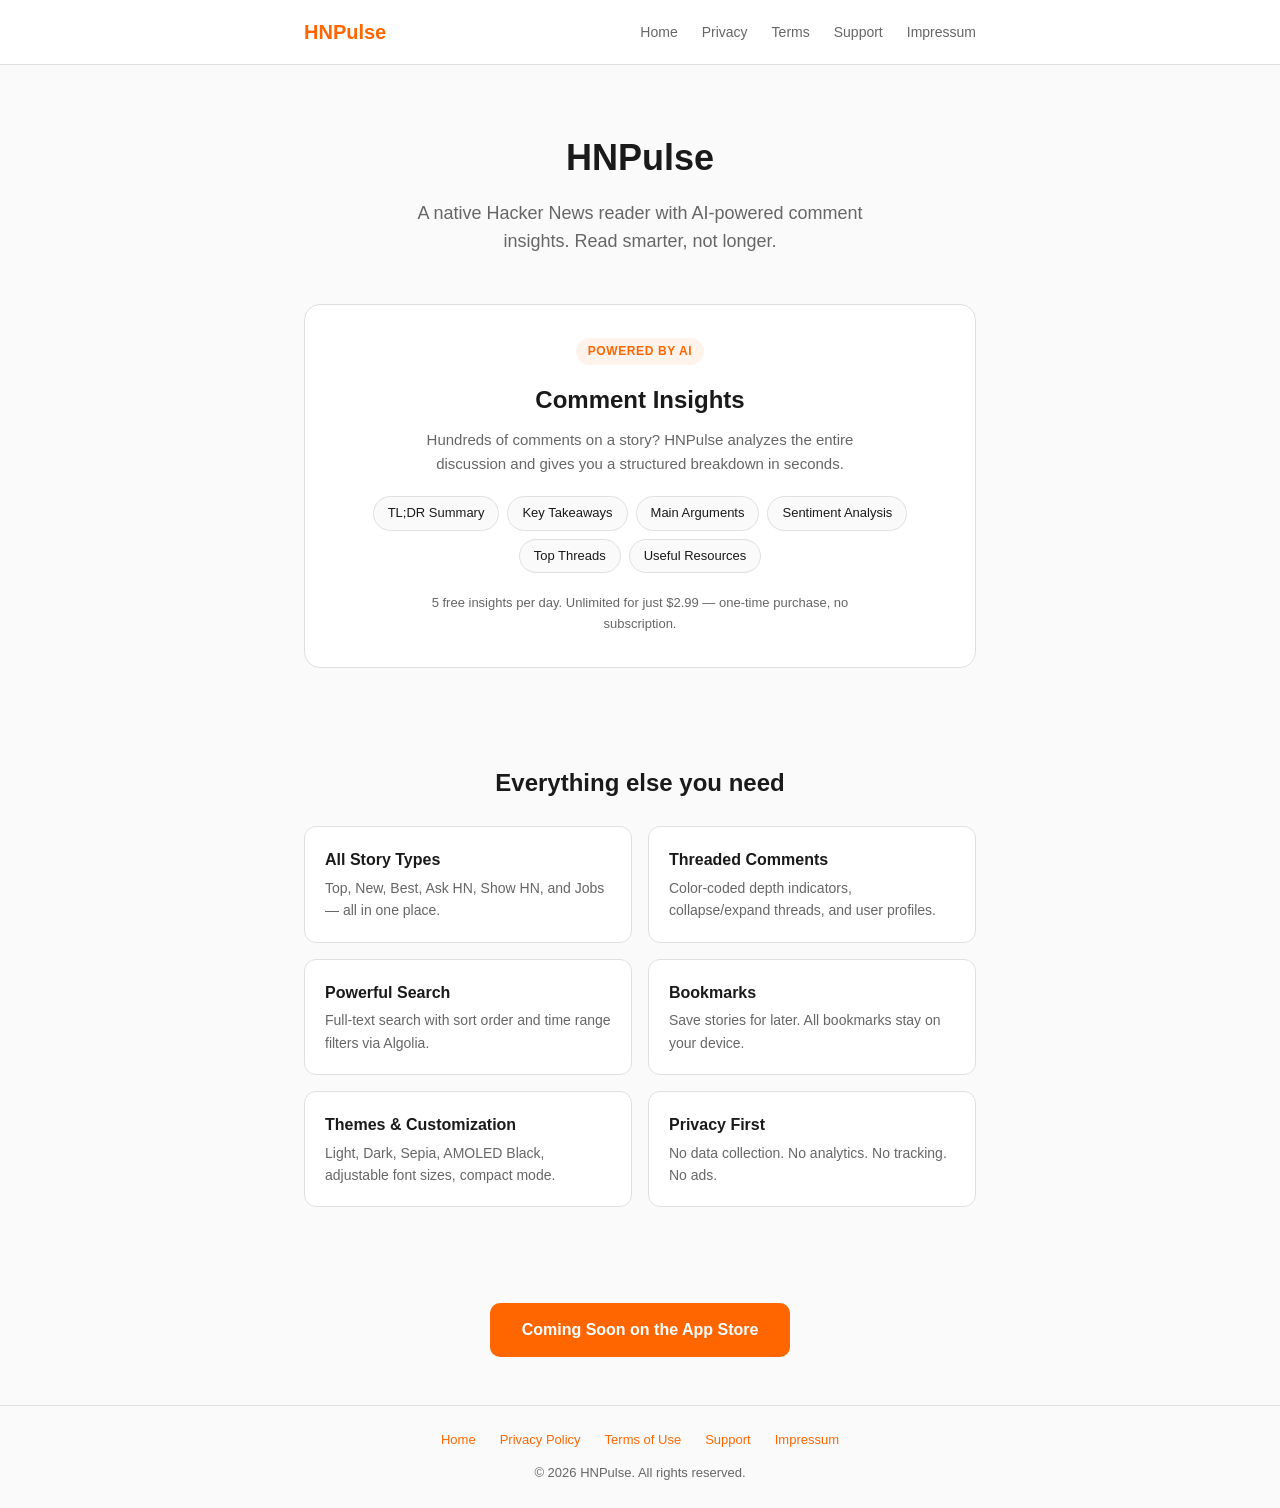
<file: index.html>
<!DOCTYPE html>
<html lang="en">
<head>
  <meta charset="UTF-8">
  <meta name="viewport" content="width=device-width, initial-scale=1.0">
  <title>HNPulse — A Beautiful Hacker News Reader for iOS</title>
  <link rel="stylesheet" href="style.css">
</head>
<body>
  <nav>
    <div class="container">
      <a href="index.html" class="logo">HNPulse</a>
      <div class="nav-links">
        <a href="index.html">Home</a>
        <a href="privacy.html">Privacy</a>
        <a href="terms.html">Terms</a>
        <a href="support.html">Support</a>
        <a href="impressum.html">Impressum</a>
      </div>
    </div>
  </nav>

  <div class="container">
    <section class="hero">
      <h1>HNPulse</h1>
      <p class="tagline">A native Hacker News reader with AI-powered comment insights. Read smarter, not longer.</p>
    </section>

    <section class="hero-feature">
      <div class="hero-feature-label">Powered by AI</div>
      <h2>Comment Insights</h2>
      <p>Hundreds of comments on a story? HNPulse analyzes the entire discussion and gives you a structured breakdown in seconds.</p>
      <div class="insight-pills">
        <span class="pill">TL;DR Summary</span>
        <span class="pill">Key Takeaways</span>
        <span class="pill">Main Arguments</span>
        <span class="pill">Sentiment Analysis</span>
        <span class="pill">Top Threads</span>
        <span class="pill">Useful Resources</span>
      </div>
      <p class="hero-feature-note">5 free insights per day. Unlimited for just $2.99 — one-time purchase, no subscription.</p>
    </section>

    <section class="features">
      <h2>Everything else you need</h2>
      <div class="feature-grid">
        <div class="feature-card">
          <h3>All Story Types</h3>
          <p>Top, New, Best, Ask HN, Show HN, and Jobs &mdash; all in one place.</p>
        </div>
        <div class="feature-card">
          <h3>Threaded Comments</h3>
          <p>Color-coded depth indicators, collapse/expand threads, and user profiles.</p>
        </div>
        <div class="feature-card">
          <h3>Powerful Search</h3>
          <p>Full-text search with sort order and time range filters via Algolia.</p>
        </div>
        <div class="feature-card">
          <h3>Bookmarks</h3>
          <p>Save stories for later. All bookmarks stay on your device.</p>
        </div>
        <div class="feature-card">
          <h3>Themes &amp; Customization</h3>
          <p>Light, Dark, Sepia, AMOLED Black, adjustable font sizes, compact mode.</p>
        </div>
        <div class="feature-card">
          <h3>Privacy First</h3>
          <p>No data collection. No analytics. No tracking. No ads.</p>
        </div>
      </div>
    </section>

    <section class="cta">
      <a href="#" class="btn">Coming Soon on the App Store</a>
    </section>
  </div>

  <footer>
    <div class="container">
      <div class="footer-links">
        <a href="index.html">Home</a>
        <a href="privacy.html">Privacy Policy</a>
        <a href="terms.html">Terms of Use</a>
        <a href="support.html">Support</a>
        <a href="impressum.html">Impressum</a>
      </div>
      <p>&copy; 2026 HNPulse. All rights reserved.</p>
    </div>
  </footer>
</body>
</html>
</file>
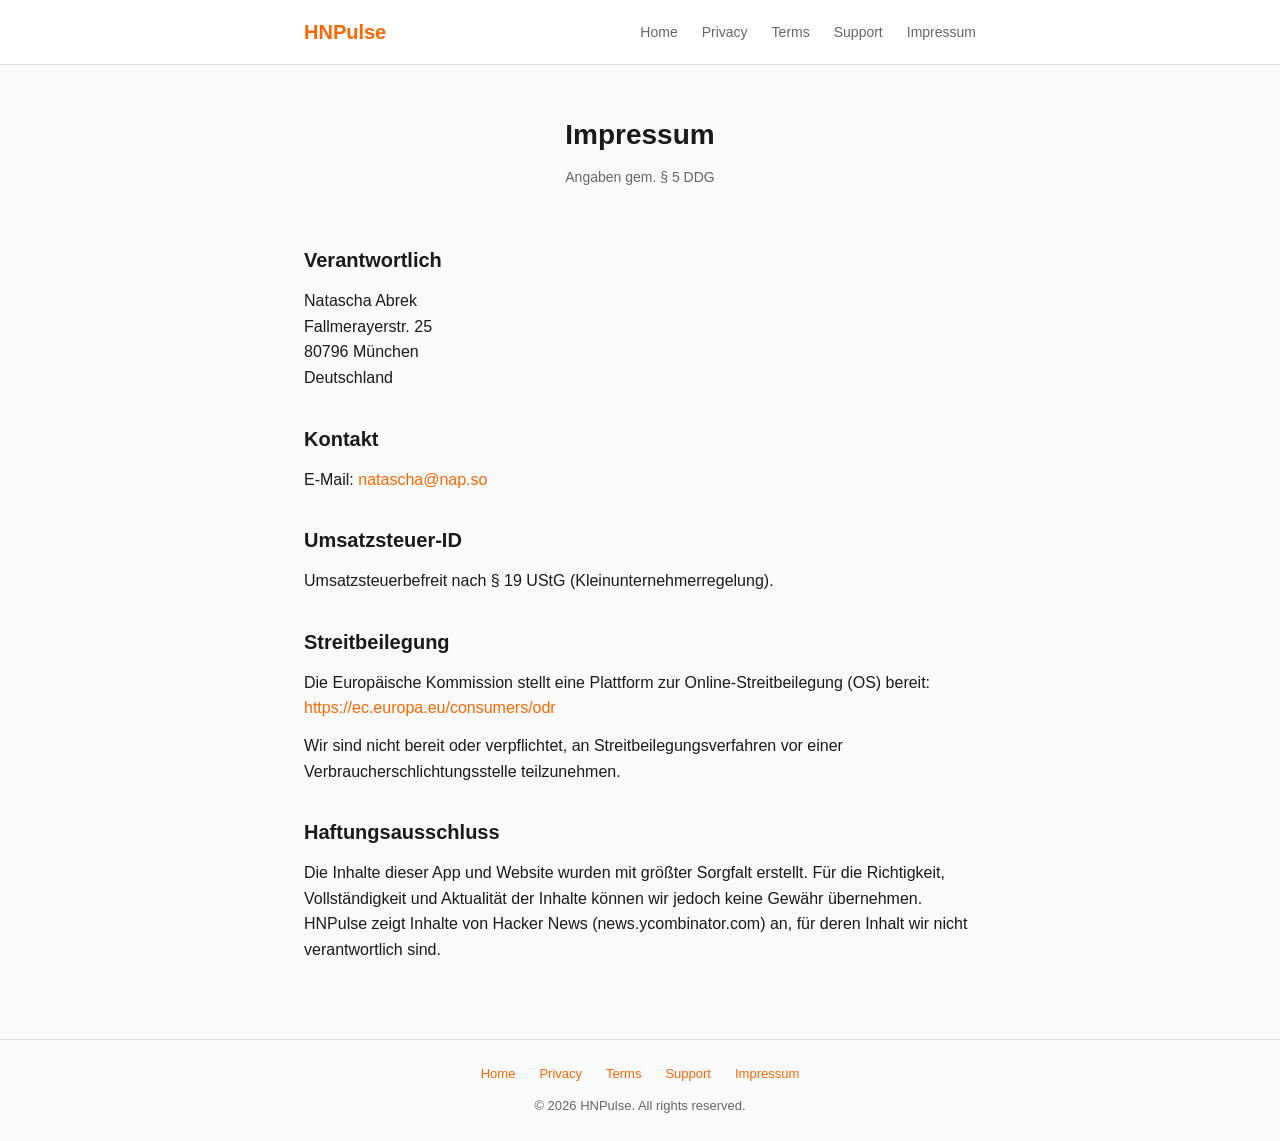
<file: impressum.html>
<!DOCTYPE html>
<html lang="de">
<head>
  <meta charset="UTF-8">
  <meta name="viewport" content="width=device-width, initial-scale=1.0">
  <title>Impressum — HNPulse</title>
  <link rel="stylesheet" href="style.css">
</head>
<body>
  <nav>
    <div class="container">
      <a href="index.html" class="logo">HNPulse</a>
      <div class="nav-links">
        <a href="index.html">Home</a>
        <a href="privacy.html">Privacy</a>
        <a href="terms.html">Terms</a>
        <a href="support.html">Support</a>
        <a href="impressum.html">Impressum</a>
      </div>
    </div>
  </nav>

  <div class="container">
    <div class="page-header">
      <h1>Impressum</h1>
      <p class="updated">Angaben gem. &sect; 5 DDG</p>
    </div>

    <div class="content">
      <h2>Verantwortlich</h2>
      <p>
        Natascha Abrek<br>
        Fallmerayerstr. 25<br>
        80796 M&uuml;nchen<br>
        Deutschland
      </p>

      <h2>Kontakt</h2>
      <p>
        E-Mail: <a href="mailto:natascha@nap.so">natascha@nap.so</a>
      </p>

      <h2>Umsatzsteuer-ID</h2>
      <p>
        <!-- TODO: Add USt-IdNr if applicable, or remove this section if Kleinunternehmer §19 UStG -->
        Umsatzsteuerbefreit nach &sect; 19 UStG (Kleinunternehmerregelung).
      </p>

      <h2>Streitbeilegung</h2>
      <p>Die Europ&auml;ische Kommission stellt eine Plattform zur Online-Streitbeilegung (OS) bereit: <a href="https://ec.europa.eu/consumers/odr" target="_blank" rel="noopener">https://ec.europa.eu/consumers/odr</a></p>
      <p>Wir sind nicht bereit oder verpflichtet, an Streitbeilegungsverfahren vor einer Verbraucherschlichtungsstelle teilzunehmen.</p>

      <h2>Haftungsausschluss</h2>
      <p>Die Inhalte dieser App und Website wurden mit gr&ouml;&szlig;ter Sorgfalt erstellt. F&uuml;r die Richtigkeit, Vollst&auml;ndigkeit und Aktualit&auml;t der Inhalte k&ouml;nnen wir jedoch keine Gew&auml;hr &uuml;bernehmen. HNPulse zeigt Inhalte von Hacker News (news.ycombinator.com) an, f&uuml;r deren Inhalt wir nicht verantwortlich sind.</p>
    </div>
  </div>

  <footer>
    <div class="container">
      <div class="footer-links">
        <a href="index.html">Home</a>
        <a href="privacy.html">Privacy</a>
        <a href="terms.html">Terms</a>
        <a href="support.html">Support</a>
        <a href="impressum.html">Impressum</a>
      </div>
      <p>&copy; 2026 HNPulse. All rights reserved.</p>
    </div>
  </footer>
</body>
</html>
</file>
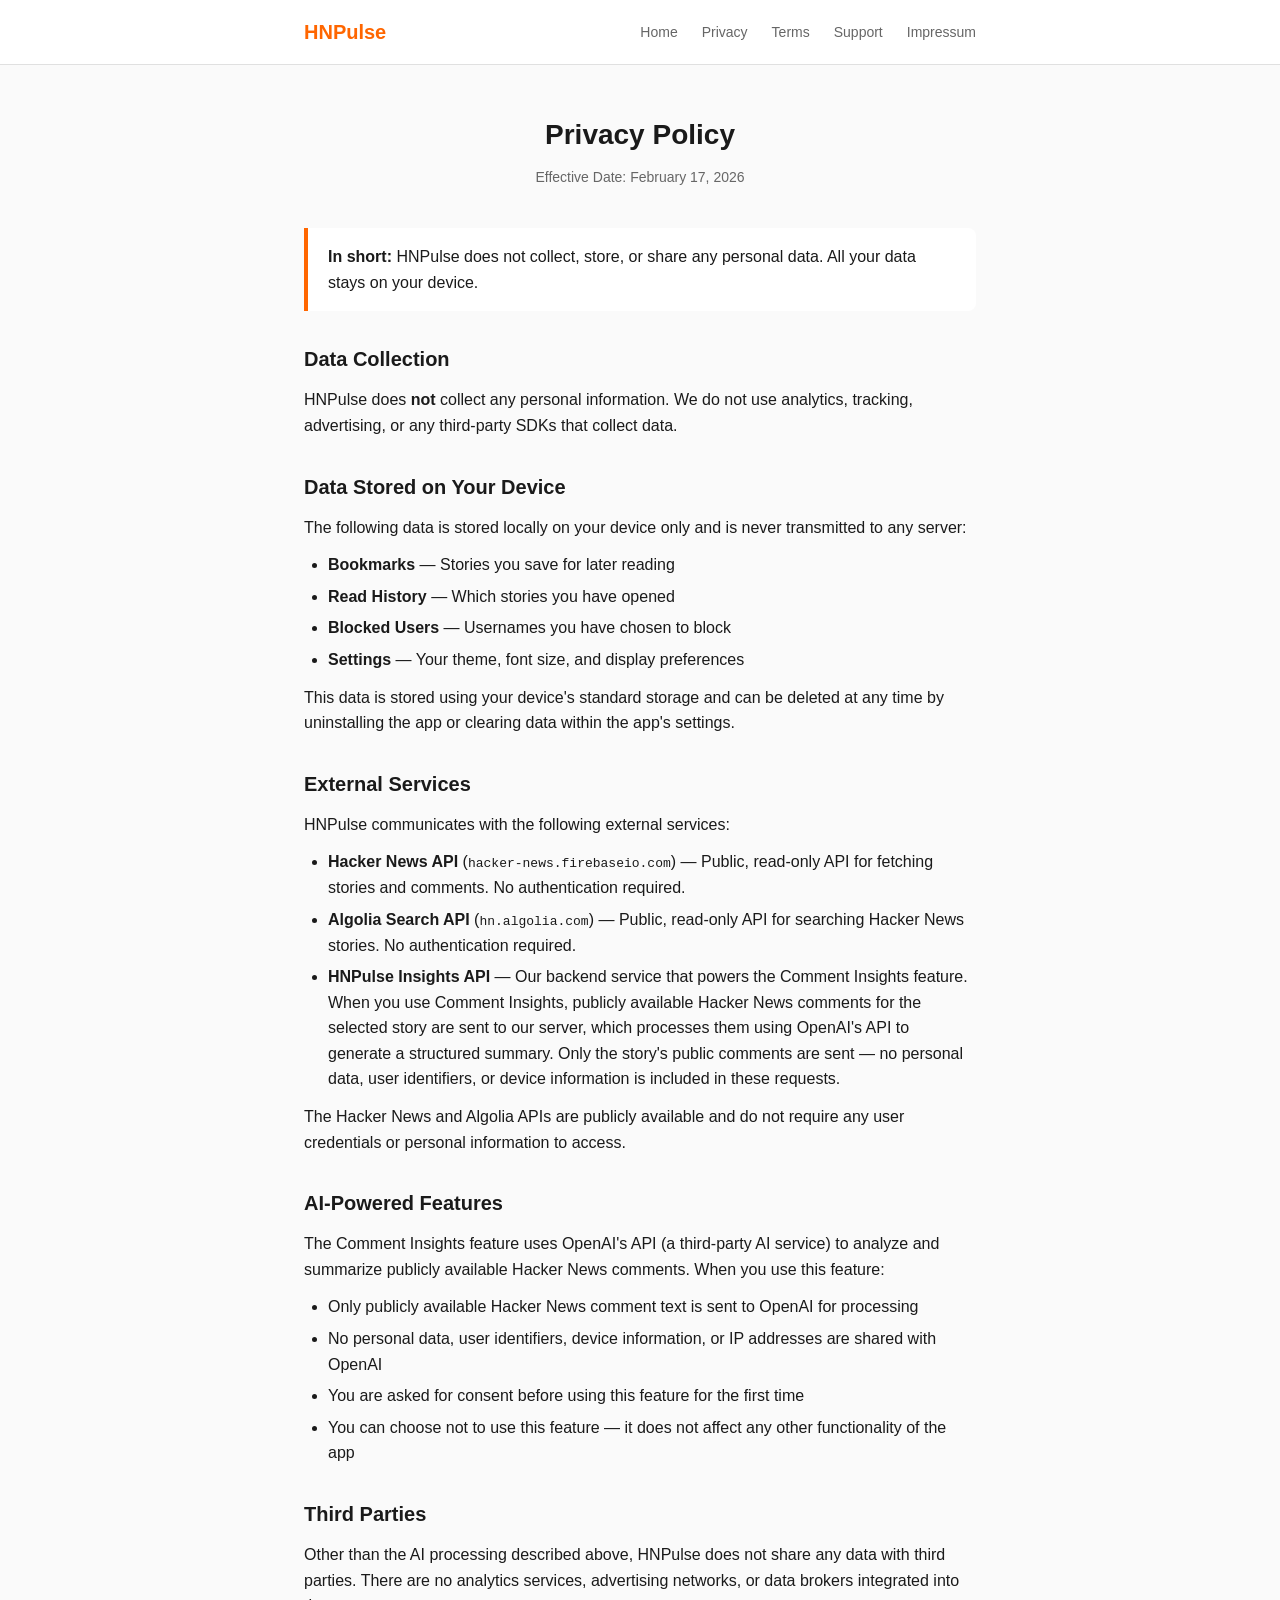
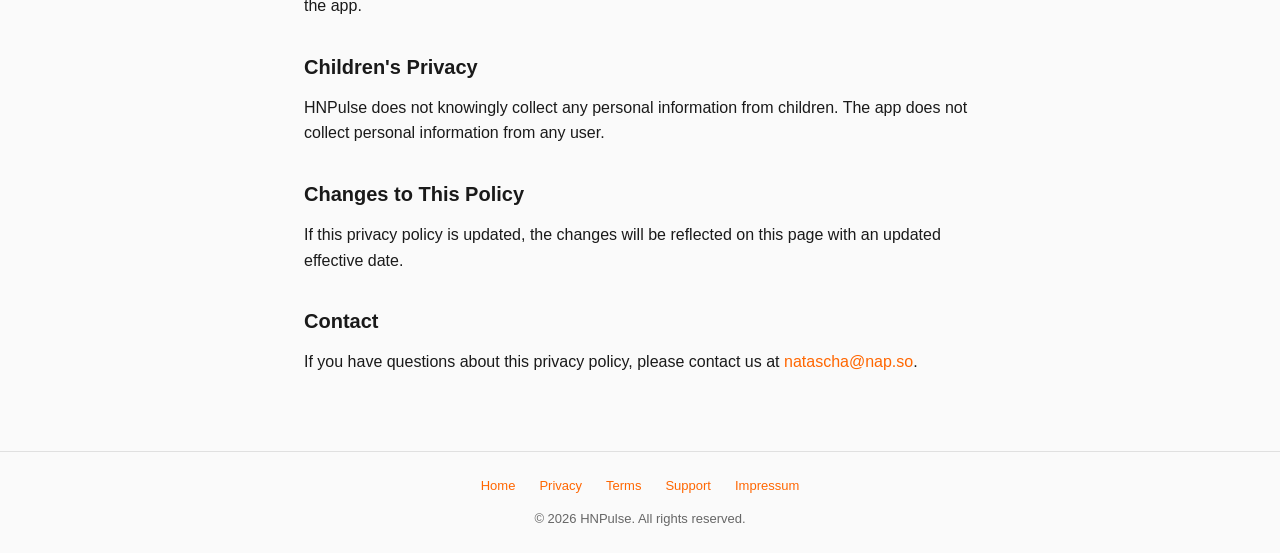
<file: privacy.html>
<!DOCTYPE html>
<html lang="en">
<head>
  <meta charset="UTF-8">
  <meta name="viewport" content="width=device-width, initial-scale=1.0">
  <title>Privacy Policy — HNPulse</title>
  <link rel="stylesheet" href="style.css">
</head>
<body>
  <nav>
    <div class="container">
      <a href="index.html" class="logo">HNPulse</a>
      <div class="nav-links">
        <a href="index.html">Home</a>
        <a href="privacy.html">Privacy</a>
        <a href="terms.html">Terms</a>
        <a href="support.html">Support</a>
        <a href="impressum.html">Impressum</a>
      </div>
    </div>
  </nav>

  <div class="container">
    <div class="page-header">
      <h1>Privacy Policy</h1>
      <p class="updated">Effective Date: February 17, 2026</p>
    </div>

    <div class="content">
      <div class="highlight">
        <strong>In short:</strong> HNPulse does not collect, store, or share any personal data. All your data stays on your device.
      </div>

      <h2>Data Collection</h2>
      <p>HNPulse does <strong>not</strong> collect any personal information. We do not use analytics, tracking, advertising, or any third-party SDKs that collect data.</p>

      <h2>Data Stored on Your Device</h2>
      <p>The following data is stored locally on your device only and is never transmitted to any server:</p>
      <ul>
        <li><strong>Bookmarks</strong> — Stories you save for later reading</li>
        <li><strong>Read History</strong> — Which stories you have opened</li>
        <li><strong>Blocked Users</strong> — Usernames you have chosen to block</li>
        <li><strong>Settings</strong> — Your theme, font size, and display preferences</li>
      </ul>
      <p>This data is stored using your device's standard storage and can be deleted at any time by uninstalling the app or clearing data within the app's settings.</p>

      <h2>External Services</h2>
      <p>HNPulse communicates with the following external services:</p>
      <ul>
        <li><strong>Hacker News API</strong> (<code>hacker-news.firebaseio.com</code>) — Public, read-only API for fetching stories and comments. No authentication required.</li>
        <li><strong>Algolia Search API</strong> (<code>hn.algolia.com</code>) — Public, read-only API for searching Hacker News stories. No authentication required.</li>
        <li><strong>HNPulse Insights API</strong> — Our backend service that powers the Comment Insights feature. When you use Comment Insights, publicly available Hacker News comments for the selected story are sent to our server, which processes them using OpenAI's API to generate a structured summary. Only the story's public comments are sent — no personal data, user identifiers, or device information is included in these requests.</li>
      </ul>
      <p>The Hacker News and Algolia APIs are publicly available and do not require any user credentials or personal information to access.</p>

      <h2>AI-Powered Features</h2>
      <p>The Comment Insights feature uses OpenAI's API (a third-party AI service) to analyze and summarize publicly available Hacker News comments. When you use this feature:</p>
      <ul>
        <li>Only publicly available Hacker News comment text is sent to OpenAI for processing</li>
        <li>No personal data, user identifiers, device information, or IP addresses are shared with OpenAI</li>
        <li>You are asked for consent before using this feature for the first time</li>
        <li>You can choose not to use this feature — it does not affect any other functionality of the app</li>
      </ul>

      <h2>Third Parties</h2>
      <p>Other than the AI processing described above, HNPulse does not share any data with third parties. There are no analytics services, advertising networks, or data brokers integrated into the app.</p>

      <h2>Children's Privacy</h2>
      <p>HNPulse does not knowingly collect any personal information from children. The app does not collect personal information from any user.</p>

      <h2>Changes to This Policy</h2>
      <p>If this privacy policy is updated, the changes will be reflected on this page with an updated effective date.</p>

      <h2>Contact</h2>
      <p>If you have questions about this privacy policy, please contact us at <a href="mailto:natascha@nap.so">natascha@nap.so</a>.</p>
    </div>
  </div>

  <footer>
    <div class="container">
      <div class="footer-links">
        <a href="index.html">Home</a>
        <a href="privacy.html">Privacy</a>
        <a href="terms.html">Terms</a>
        <a href="support.html">Support</a>
        <a href="impressum.html">Impressum</a>
      </div>
      <p>&copy; 2026 HNPulse. All rights reserved.</p>
    </div>
  </footer>
</body>
</html>
</file>
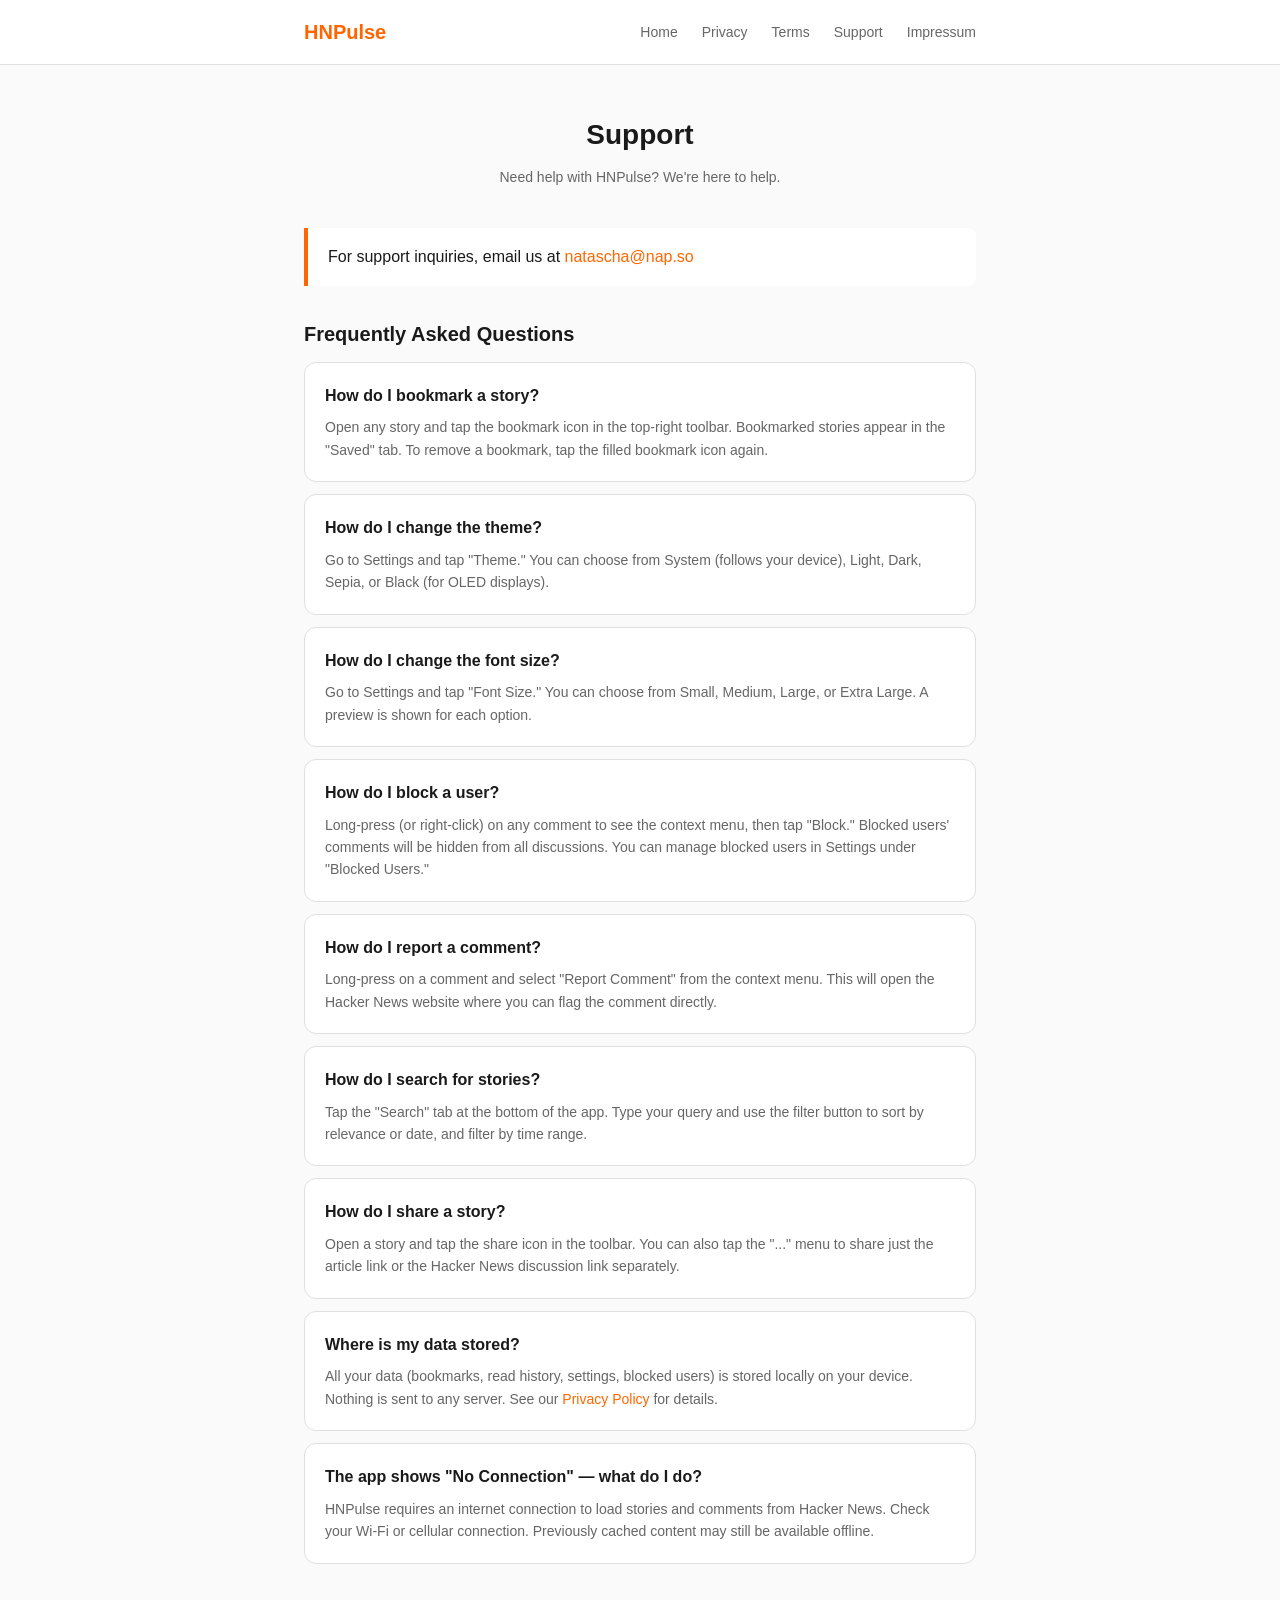
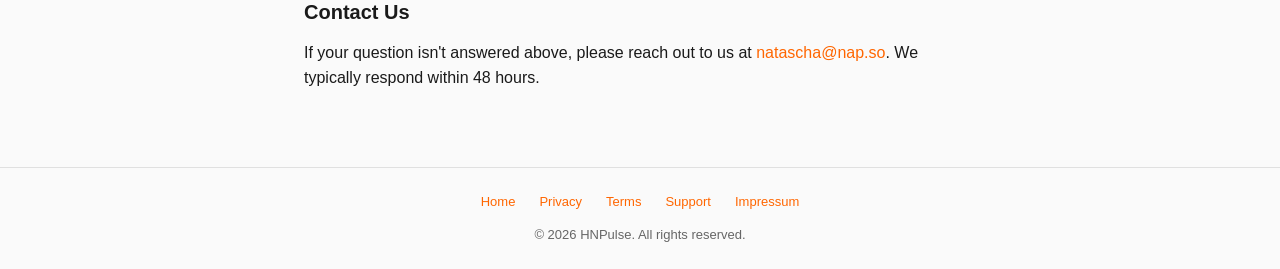
<file: support.html>
<!DOCTYPE html>
<html lang="en">
<head>
  <meta charset="UTF-8">
  <meta name="viewport" content="width=device-width, initial-scale=1.0">
  <title>Support — HNPulse</title>
  <link rel="stylesheet" href="style.css">
</head>
<body>
  <nav>
    <div class="container">
      <a href="index.html" class="logo">HNPulse</a>
      <div class="nav-links">
        <a href="index.html">Home</a>
        <a href="privacy.html">Privacy</a>
        <a href="terms.html">Terms</a>
        <a href="support.html">Support</a>
        <a href="impressum.html">Impressum</a>
      </div>
    </div>
  </nav>

  <div class="container">
    <div class="page-header">
      <h1>Support</h1>
      <p class="updated">Need help with HNPulse? We're here to help.</p>
    </div>

    <div class="content">
      <div class="highlight">
        For support inquiries, email us at <a href="mailto:natascha@nap.so">natascha@nap.so</a>
      </div>

      <h2>Frequently Asked Questions</h2>

      <div class="faq-item">
        <h3>How do I bookmark a story?</h3>
        <p>Open any story and tap the bookmark icon in the top-right toolbar. Bookmarked stories appear in the "Saved" tab. To remove a bookmark, tap the filled bookmark icon again.</p>
      </div>

      <div class="faq-item">
        <h3>How do I change the theme?</h3>
        <p>Go to Settings and tap "Theme." You can choose from System (follows your device), Light, Dark, Sepia, or Black (for OLED displays).</p>
      </div>

      <div class="faq-item">
        <h3>How do I change the font size?</h3>
        <p>Go to Settings and tap "Font Size." You can choose from Small, Medium, Large, or Extra Large. A preview is shown for each option.</p>
      </div>

      <div class="faq-item">
        <h3>How do I block a user?</h3>
        <p>Long-press (or right-click) on any comment to see the context menu, then tap "Block." Blocked users' comments will be hidden from all discussions. You can manage blocked users in Settings under "Blocked Users."</p>
      </div>

      <div class="faq-item">
        <h3>How do I report a comment?</h3>
        <p>Long-press on a comment and select "Report Comment" from the context menu. This will open the Hacker News website where you can flag the comment directly.</p>
      </div>

      <div class="faq-item">
        <h3>How do I search for stories?</h3>
        <p>Tap the "Search" tab at the bottom of the app. Type your query and use the filter button to sort by relevance or date, and filter by time range.</p>
      </div>

      <div class="faq-item">
        <h3>How do I share a story?</h3>
        <p>Open a story and tap the share icon in the toolbar. You can also tap the "..." menu to share just the article link or the Hacker News discussion link separately.</p>
      </div>

      <div class="faq-item">
        <h3>Where is my data stored?</h3>
        <p>All your data (bookmarks, read history, settings, blocked users) is stored locally on your device. Nothing is sent to any server. See our <a href="privacy.html">Privacy Policy</a> for details.</p>
      </div>

      <div class="faq-item">
        <h3>The app shows "No Connection" — what do I do?</h3>
        <p>HNPulse requires an internet connection to load stories and comments from Hacker News. Check your Wi-Fi or cellular connection. Previously cached content may still be available offline.</p>
      </div>

      <h2>Contact Us</h2>
      <p>If your question isn't answered above, please reach out to us at <a href="mailto:natascha@nap.so">natascha@nap.so</a>. We typically respond within 48 hours.</p>
    </div>
  </div>

  <footer>
    <div class="container">
      <div class="footer-links">
        <a href="index.html">Home</a>
        <a href="privacy.html">Privacy</a>
        <a href="terms.html">Terms</a>
        <a href="support.html">Support</a>
        <a href="impressum.html">Impressum</a>
      </div>
      <p>&copy; 2026 HNPulse. All rights reserved.</p>
    </div>
  </footer>
</body>
</html>
</file>
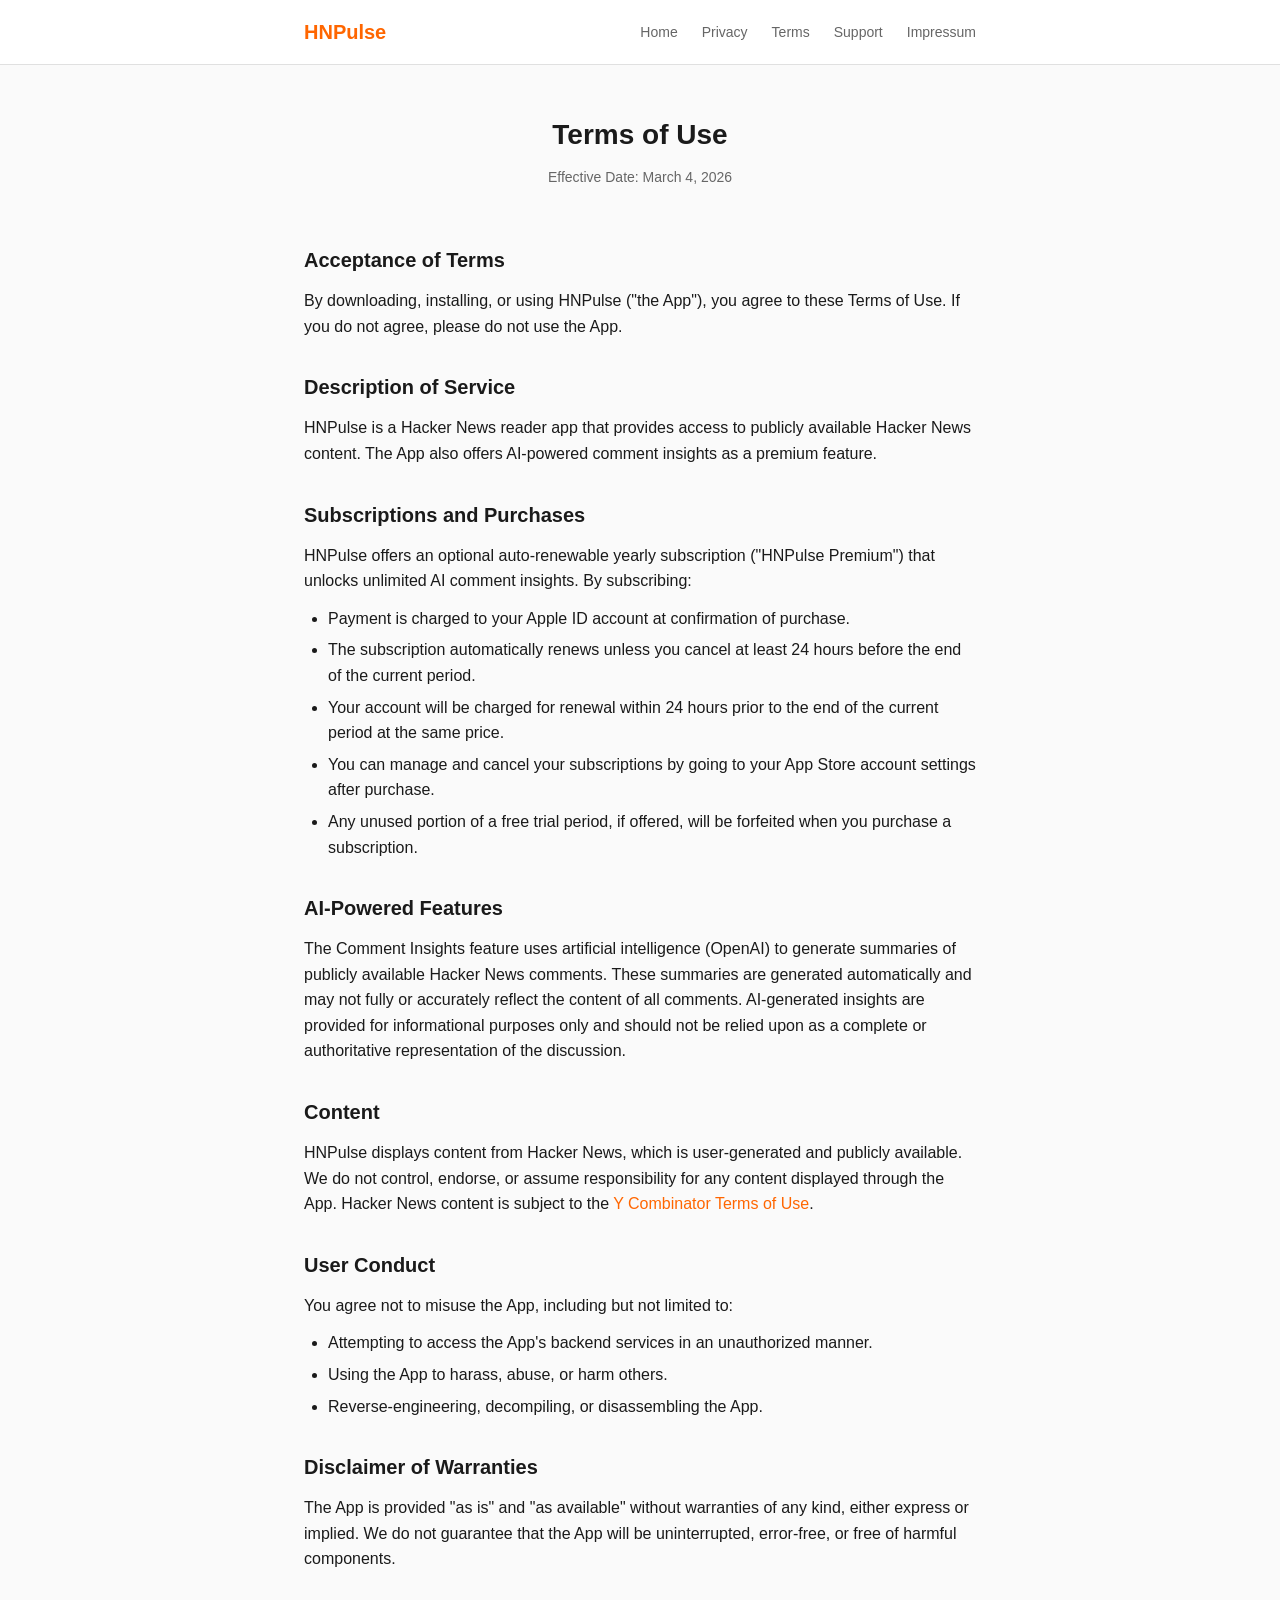
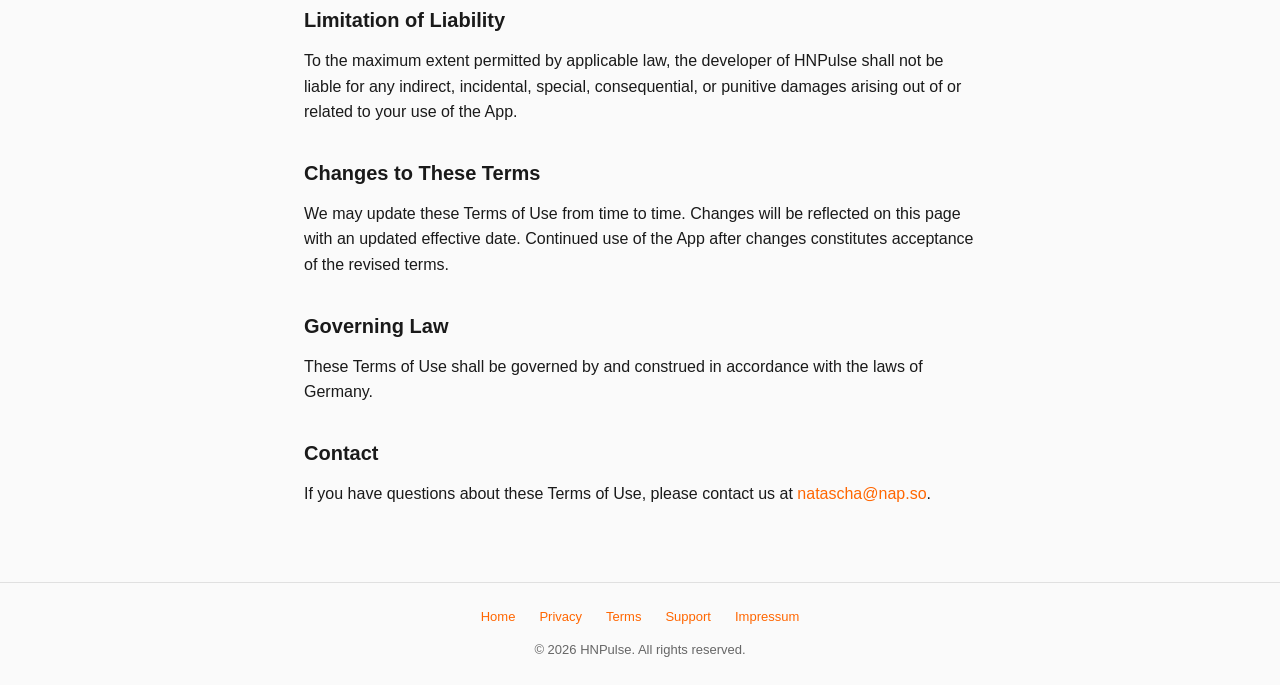
<file: terms.html>
<!DOCTYPE html>
<html lang="en">
<head>
  <meta charset="UTF-8">
  <meta name="viewport" content="width=device-width, initial-scale=1.0">
  <title>Terms of Use — HNPulse</title>
  <link rel="stylesheet" href="style.css">
</head>
<body>
  <nav>
    <div class="container">
      <a href="index.html" class="logo">HNPulse</a>
      <div class="nav-links">
        <a href="index.html">Home</a>
        <a href="privacy.html">Privacy</a>
        <a href="terms.html">Terms</a>
        <a href="support.html">Support</a>
        <a href="impressum.html">Impressum</a>
      </div>
    </div>
  </nav>

  <div class="container">
    <div class="page-header">
      <h1>Terms of Use</h1>
      <p class="updated">Effective Date: March 4, 2026</p>
    </div>

    <div class="content">
      <h2>Acceptance of Terms</h2>
      <p>By downloading, installing, or using HNPulse ("the App"), you agree to these Terms of Use. If you do not agree, please do not use the App.</p>

      <h2>Description of Service</h2>
      <p>HNPulse is a Hacker News reader app that provides access to publicly available Hacker News content. The App also offers AI-powered comment insights as a premium feature.</p>

      <h2>Subscriptions and Purchases</h2>
      <p>HNPulse offers an optional auto-renewable yearly subscription ("HNPulse Premium") that unlocks unlimited AI comment insights. By subscribing:</p>
      <ul>
        <li>Payment is charged to your Apple ID account at confirmation of purchase.</li>
        <li>The subscription automatically renews unless you cancel at least 24 hours before the end of the current period.</li>
        <li>Your account will be charged for renewal within 24 hours prior to the end of the current period at the same price.</li>
        <li>You can manage and cancel your subscriptions by going to your App Store account settings after purchase.</li>
        <li>Any unused portion of a free trial period, if offered, will be forfeited when you purchase a subscription.</li>
      </ul>

      <h2>AI-Powered Features</h2>
      <p>The Comment Insights feature uses artificial intelligence (OpenAI) to generate summaries of publicly available Hacker News comments. These summaries are generated automatically and may not fully or accurately reflect the content of all comments. AI-generated insights are provided for informational purposes only and should not be relied upon as a complete or authoritative representation of the discussion.</p>

      <h2>Content</h2>
      <p>HNPulse displays content from Hacker News, which is user-generated and publicly available. We do not control, endorse, or assume responsibility for any content displayed through the App. Hacker News content is subject to the <a href="https://www.ycombinator.com/legal/">Y Combinator Terms of Use</a>.</p>

      <h2>User Conduct</h2>
      <p>You agree not to misuse the App, including but not limited to:</p>
      <ul>
        <li>Attempting to access the App's backend services in an unauthorized manner.</li>
        <li>Using the App to harass, abuse, or harm others.</li>
        <li>Reverse-engineering, decompiling, or disassembling the App.</li>
      </ul>

      <h2>Disclaimer of Warranties</h2>
      <p>The App is provided "as is" and "as available" without warranties of any kind, either express or implied. We do not guarantee that the App will be uninterrupted, error-free, or free of harmful components.</p>

      <h2>Limitation of Liability</h2>
      <p>To the maximum extent permitted by applicable law, the developer of HNPulse shall not be liable for any indirect, incidental, special, consequential, or punitive damages arising out of or related to your use of the App.</p>

      <h2>Changes to These Terms</h2>
      <p>We may update these Terms of Use from time to time. Changes will be reflected on this page with an updated effective date. Continued use of the App after changes constitutes acceptance of the revised terms.</p>

      <h2>Governing Law</h2>
      <p>These Terms of Use shall be governed by and construed in accordance with the laws of Germany.</p>

      <h2>Contact</h2>
      <p>If you have questions about these Terms of Use, please contact us at <a href="mailto:natascha@nap.so">natascha@nap.so</a>.</p>
    </div>
  </div>

  <footer>
    <div class="container">
      <div class="footer-links">
        <a href="index.html">Home</a>
        <a href="privacy.html">Privacy</a>
        <a href="terms.html">Terms</a>
        <a href="support.html">Support</a>
        <a href="impressum.html">Impressum</a>
      </div>
      <p>&copy; 2026 HNPulse. All rights reserved.</p>
    </div>
  </footer>
</body>
</html>
</file>
<file: style.css>
* {
  margin: 0;
  padding: 0;
  box-sizing: border-box;
}

:root {
  --orange: #FF6600;
  --orange-dark: #E55C00;
  --bg: #FAFAFA;
  --card-bg: #FFFFFF;
  --text: #1A1A1A;
  --text-secondary: #666666;
  --border: #E0E0E0;
}

body {
  font-family: -apple-system, BlinkMacSystemFont, "Segoe UI", Roboto, Helvetica, Arial, sans-serif;
  color: var(--text);
  background: var(--bg);
  line-height: 1.6;
  -webkit-text-size-adjust: 100%;
}

a {
  color: var(--orange);
  text-decoration: none;
}

a:hover {
  text-decoration: underline;
}

.container {
  max-width: 720px;
  margin: 0 auto;
  padding: 0 24px;
}

/* Navigation */
nav {
  background: var(--card-bg);
  border-bottom: 1px solid var(--border);
  padding: 16px 0;
  position: sticky;
  top: 0;
  z-index: 10;
}

nav .container {
  display: flex;
  align-items: center;
  justify-content: space-between;
}

nav .logo {
  font-size: 20px;
  font-weight: 700;
  color: var(--orange);
  text-decoration: none;
}

nav .nav-links {
  display: flex;
  gap: 24px;
}

nav .nav-links a {
  color: var(--text-secondary);
  font-size: 14px;
  font-weight: 500;
}

nav .nav-links a:hover {
  color: var(--orange);
  text-decoration: none;
}

/* Hero */
.hero {
  text-align: center;
  padding: 64px 0 48px;
}

.hero .app-icon {
  width: 120px;
  height: 120px;
  border-radius: 24px;
  margin-bottom: 24px;
}

.hero h1 {
  font-size: 36px;
  font-weight: 700;
  margin-bottom: 12px;
}

.hero .tagline {
  font-size: 18px;
  color: var(--text-secondary);
  max-width: 480px;
  margin: 0 auto;
}

/* Hero Feature (AI Insights) */
.hero-feature {
  background: var(--card-bg);
  border: 1px solid var(--border);
  border-radius: 16px;
  padding: 32px;
  text-align: center;
  margin-bottom: 48px;
}

.hero-feature-label {
  display: inline-block;
  font-size: 12px;
  font-weight: 600;
  text-transform: uppercase;
  letter-spacing: 0.05em;
  color: var(--orange);
  background: rgba(255, 102, 0, 0.08);
  padding: 4px 12px;
  border-radius: 100px;
  margin-bottom: 16px;
}

.hero-feature h2 {
  font-size: 24px;
  font-weight: 700;
  margin-bottom: 8px;
}

.hero-feature p {
  font-size: 15px;
  color: var(--text-secondary);
  max-width: 480px;
  margin: 0 auto 20px;
}

.insight-pills {
  display: flex;
  flex-wrap: wrap;
  justify-content: center;
  gap: 8px;
  margin-bottom: 20px;
}

.pill {
  font-size: 13px;
  font-weight: 500;
  color: var(--text);
  background: var(--bg);
  border: 1px solid var(--border);
  padding: 6px 14px;
  border-radius: 100px;
}

.hero-feature-note {
  font-size: 13px !important;
  color: var(--text-secondary);
  margin-bottom: 0 !important;
}

/* Features */
.features {
  padding: 48px 0;
}

.features h2 {
  font-size: 24px;
  font-weight: 700;
  margin-bottom: 24px;
  text-align: center;
}

.feature-grid {
  display: grid;
  grid-template-columns: 1fr 1fr;
  gap: 16px;
}

.feature-card {
  background: var(--card-bg);
  border: 1px solid var(--border);
  border-radius: 12px;
  padding: 20px;
}

.feature-card .icon {
  font-size: 28px;
  margin-bottom: 8px;
}

.feature-card h3 {
  font-size: 16px;
  font-weight: 600;
  margin-bottom: 4px;
}

.feature-card p {
  font-size: 14px;
  color: var(--text-secondary);
}

/* Download / CTA */
.cta {
  text-align: center;
  padding: 48px 0;
}

.cta .btn {
  display: inline-block;
  background: var(--orange);
  color: #FFFFFF;
  font-size: 16px;
  font-weight: 600;
  padding: 14px 32px;
  border-radius: 10px;
  text-decoration: none;
  transition: background 0.2s;
}

.cta .btn:hover {
  background: var(--orange-dark);
  text-decoration: none;
}

/* Page content (privacy, support) */
.page-header {
  padding: 48px 0 24px;
  text-align: center;
}

.page-header h1 {
  font-size: 28px;
  font-weight: 700;
}

.page-header .updated {
  font-size: 14px;
  color: var(--text-secondary);
  margin-top: 8px;
}

.content {
  padding: 0 0 64px;
}

.content h2 {
  font-size: 20px;
  font-weight: 600;
  margin: 32px 0 12px;
}

.content h3 {
  font-size: 17px;
  font-weight: 600;
  margin: 24px 0 8px;
}

.content p {
  margin-bottom: 12px;
}

.content ul {
  margin: 0 0 12px 24px;
}

.content li {
  margin-bottom: 6px;
}

.content .highlight {
  background: var(--card-bg);
  border-left: 4px solid var(--orange);
  padding: 16px 20px;
  border-radius: 0 8px 8px 0;
  margin: 16px 0;
}

/* FAQ */
.faq-item {
  background: var(--card-bg);
  border: 1px solid var(--border);
  border-radius: 12px;
  padding: 20px;
  margin-bottom: 12px;
}

.faq-item h3 {
  font-size: 16px;
  font-weight: 600;
  margin: 0 0 8px;
}

.faq-item p {
  font-size: 14px;
  color: var(--text-secondary);
  margin: 0;
}

/* Footer */
footer {
  border-top: 1px solid var(--border);
  padding: 24px 0;
  text-align: center;
  font-size: 13px;
  color: var(--text-secondary);
}

footer .footer-links {
  margin-bottom: 12px;
  display: flex;
  justify-content: center;
  gap: 24px;
}

/* Responsive */
@media (max-width: 600px) {
  .hero {
    padding: 40px 0 32px;
  }

  .hero h1 {
    font-size: 28px;
  }

  .hero .tagline {
    font-size: 16px;
  }

  .feature-grid {
    grid-template-columns: 1fr;
  }

  nav .nav-links {
    gap: 16px;
  }

  .page-header h1 {
    font-size: 24px;
  }
}
</file>
